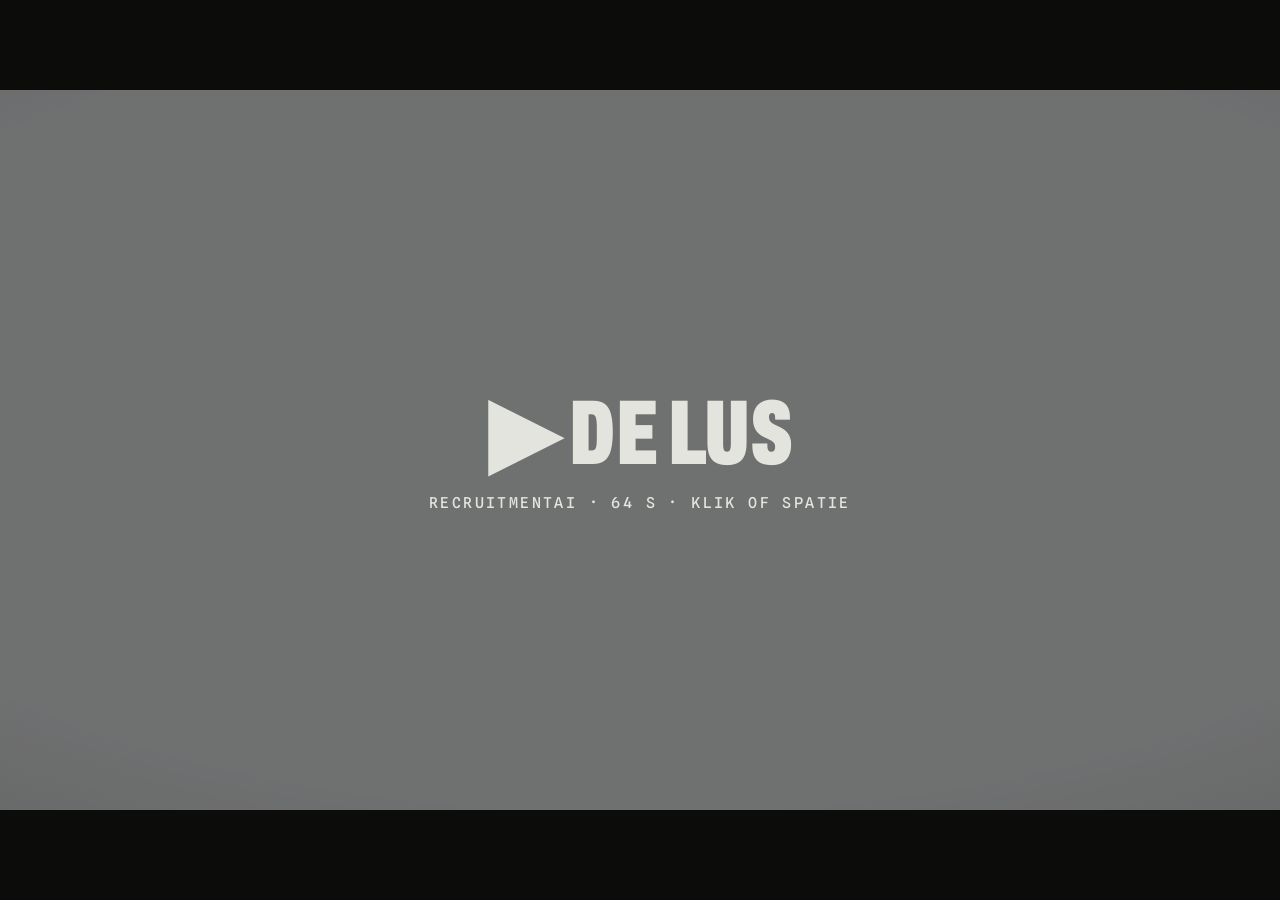
<file: recruitment-ai-promo/index.html>
<!doctype html>
<html lang="nl">
<head>
<meta charset="utf-8">
<meta name="viewport" content="width=device-width, initial-scale=1">
<title>RecruitmentAI — De lus</title>
<meta name="description" content="Promofilm van 64 seconden: originaliteit is geen stijl, het is een lus.">
<link rel="stylesheet" href="assets/fonts.css">
<style>
:root{
  --paper:#E3E4DE; --paper-2:#EEEFEA; --sheet:#F4F4F0; --ink:#14120F; --ink-2:#3B3833; --muted:#5D5A53;
  --line:rgba(20,18,15,.16); --grid:rgba(20,18,15,.05);
  --terra:#C2410C; --emerald:#047857; --crimson:#9F1239;
  --ai-bg:#07070B; --ai-purple:#7C3AED; --ai-cyan:#22D3EE;
  --cond:'Archivo',system-ui,sans-serif; --mono:'Spline Sans Mono',ui-monospace,monospace; --serif:'Fraunces',Georgia,serif;
}
*{box-sizing:border-box;margin:0;padding:0}
html,body{height:100%;background:#0d0d0c;overflow:hidden}
body{font-family:var(--cond);color:var(--ink);-webkit-font-smoothing:antialiased}

/* ---------- stage: 1920×1080, geschaald naar het venster ---------- */
#viewport{position:fixed;inset:0;overflow:hidden}
#stage{position:absolute;left:0;top:0;width:1920px;height:1080px;overflow:hidden;background:var(--paper);transform-origin:0 0}
.layer{position:absolute;inset:0}
.abs{position:absolute}
.mono{font-family:var(--mono);font-weight:500;letter-spacing:.14em;text-transform:uppercase}

/* papier + meetgrid */
#paper{background-color:var(--paper);
  background-image:linear-gradient(var(--grid) 1px,transparent 1px),linear-gradient(90deg,var(--grid) 1px,transparent 1px),
    linear-gradient(rgba(20,18,15,.035) 1px,transparent 1px),linear-gradient(90deg,rgba(20,18,15,.035) 1px,transparent 1px);
  background-size:40px 40px,40px 40px,200px 200px,200px 200px;background-position:-1px -1px}
.reg{position:absolute;width:26px;height:26px}
.reg::before,.reg::after{content:"";position:absolute;background:var(--ink);opacity:.5}
.reg::before{left:12px;top:0;width:1.5px;height:26px}.reg::after{top:12px;left:0;height:1.5px;width:26px}

/* ---------- echo (akte I) ---------- */
#echo{overflow:hidden}
.cam{position:absolute;left:50%;top:50%;transform-origin:0 0}
.msg{position:absolute;width:380px;height:150px;background:#fff;border-radius:16px;padding:18px 20px;box-shadow:0 1px 2px rgba(0,0,0,.06),0 8px 24px -12px rgba(0,0,0,.18);font-family:'Inter';display:flex;gap:14px}
.msg .av{width:40px;height:40px;border-radius:50%;background:#C9CDD3;flex:none}
.msg b{display:block;font-size:14px;color:#1d2226;margin-bottom:4px}
.msg p{font-size:13.5px;line-height:1.38;color:#3a3f44}
.aicard{position:absolute;width:520px;height:330px;border-radius:22px;background:#0F0F17;border:1px solid rgba(255,255,255,.08);overflow:hidden;font-family:'Inter';color:#fff;padding:34px 34px}
.aicard .glow{position:absolute;left:50%;top:-40%;width:140%;height:120%;transform:translateX(-50%);background:radial-gradient(closest-side,rgba(124,58,237,.75),rgba(34,211,238,.18) 60%,transparent 100%);filter:blur(30px)}
.aicard .spark{position:relative;width:34px;height:34px;margin-bottom:22px}
.aicard h4{position:relative;font-size:30px;line-height:1.12;font-weight:700;letter-spacing:-.02em;margin-bottom:10px}
.aicard p{position:relative;font-size:16px;color:rgba(255,255,255,.62)}
.aicard .inp{position:absolute;left:34px;right:34px;bottom:30px;height:56px;border-radius:14px;background:rgba(255,255,255,.07);border:1px solid rgba(255,255,255,.14);display:flex;align-items:center;padding:0 18px;font-size:17px;color:rgba(255,255,255,.55)}
.aicard .inp i{position:absolute;right:8px;top:8px;width:40px;height:40px;border-radius:10px;background:var(--ai-purple)}
.aicard .typed{color:#fff}
.caret{display:inline-block;width:2px;height:20px;background:#fff;margin-left:2px;vertical-align:-3px}
#orb{position:absolute;left:50%;top:50%;width:720px;height:720px;margin:-360px 0 0 -360px;border-radius:50%;
  background:radial-gradient(circle at 38% 32%,#F5F3FF 0%,#C4B5FD 12%,#7C3AED 42%,#4C1D95 68%,#1E1B4B 100%);
  box-shadow:0 0 160px 40px rgba(124,58,237,.55),0 0 360px 120px rgba(34,211,238,.18)}
.echo-cap{position:absolute;left:96px;bottom:96px;padding:22px 34px 26px;background:var(--ink);color:var(--paper);
  font-family:var(--cond);font-weight:820;font-stretch:72%;font-size:104px;line-height:.92;text-transform:uppercase;letter-spacing:.005em}
.echo-cap.light{background:var(--paper);color:var(--ink)}

/* ---------- wereld (akte II–IV) ---------- */
#world{perspective:2400px;perspective-origin:62% 42%}
.card{position:absolute;background:var(--sheet);border:2px solid var(--ink);border-radius:4px}
.card.hyp{border-style:dashed}
.tag{display:inline-block;font-family:var(--mono);font-weight:500;font-size:18px;letter-spacing:.12em;text-transform:uppercase;padding:7px 11px 6px;border:1.5px solid var(--ink);border-radius:999px;white-space:nowrap}
.tag.dash{border-style:dashed}
.prov{font-family:var(--mono);font-weight:500;font-size:17px;letter-spacing:.14em;text-transform:uppercase;color:var(--muted)}
.stamp{position:absolute;font-family:var(--mono);font-weight:700;letter-spacing:.16em;text-transform:uppercase;border:3.5px solid currentColor;outline:2px solid currentColor;outline-offset:5px;padding:12px 20px 10px;white-space:nowrap;background:rgba(244,244,240,.6)}
.chip{position:absolute;display:flex;align-items:baseline;gap:14px;padding:14px 20px 13px;background:var(--sheet);border:1.5px solid var(--ink);border-radius:999px;white-space:nowrap}
.chip b{font-family:var(--cond);font-weight:650;font-stretch:90%;font-size:42px;line-height:1}
.chip span{font-family:var(--mono);font-size:15px;letter-spacing:.14em;text-transform:uppercase;color:var(--muted)}
.chip.lock{border-width:2.5px}

/* post */
#post{left:960px;top:200px;width:860px;padding:34px 40px 30px}
#post .who{display:flex;align-items:center;gap:18px;margin-bottom:22px}
#post .av{width:62px;height:62px;border-radius:50%;border:2px solid var(--ink);display:grid;place-items:center;font-family:var(--mono);font-weight:600;font-size:20px;letter-spacing:.06em}
#post .who b{display:block;font-family:var(--cond);font-weight:720;font-stretch:90%;font-size:30px}
#post .who span{font-family:var(--mono);font-size:17px;letter-spacing:.12em;text-transform:uppercase;color:var(--muted)}
#post .txt{font-family:var(--cond);font-weight:430;font-size:46px;line-height:1.22;letter-spacing:-.005em;position:relative}
#post .kw{position:relative;white-space:nowrap}
#post .foot{margin-top:24px;padding-top:16px;border-top:1.5px solid var(--line)}

/* grote zinnen (linkerkolom) */
.say{position:absolute;left:96px;top:250px;width:760px;font-family:var(--cond);font-weight:780;font-stretch:78%;font-size:96px;line-height:.98;letter-spacing:-.005em;text-transform:none}
.say .ln{display:block;overflow:hidden;padding-bottom:.08em;margin-bottom:-.08em}
.say .w{display:inline-block;will-change:transform}
.say em{font-style:normal;color:var(--terra)}
.say .human{font-family:var(--serif);font-style:italic;font-weight:400;font-stretch:100%;letter-spacing:-.01em}

/* werkwoord (onderband) */
.verb{position:absolute;left:70px;bottom:-34px;white-space:nowrap;font-family:var(--cond);font-weight:860;font-stretch:62%;font-size:300px;line-height:1;text-transform:uppercase;letter-spacing:-.005em;color:var(--ink);transform-origin:0 100%}
.verb .l{display:inline-block}

/* HUD */
#hud{left:64px;top:52px;display:flex;align-items:center;gap:20px}
#hud svg{width:66px;height:66px;overflow:visible}
#hud .k{font-family:var(--mono);font-weight:500;font-size:18px;letter-spacing:.18em;text-transform:uppercase}
#hud .k b{font-weight:700}
#clock{right:64px;top:50px;text-align:right}
#clock .k{font-family:var(--mono);font-size:15px;letter-spacing:.18em;text-transform:uppercase;color:var(--muted)}
#clock .v{font-family:var(--mono);font-weight:600;font-size:30px;letter-spacing:.06em;margin-top:6px;font-variant-numeric:tabular-nums}
.verb.ghost{color:transparent;-webkit-text-stroke:2px var(--ink)}
.ruler{position:absolute;height:26px;border-left:2px solid var(--ink);border-right:2px solid var(--ink)}
.ruler::before{content:"";position:absolute;left:0;right:0;top:12px;height:2px;background:var(--ink)}
.ruler span{position:absolute;left:50%;top:-30px;transform:translateX(-50%);font-family:var(--mono);font-size:17px;letter-spacing:.12em;background:var(--paper);padding:0 8px;white-space:nowrap}

/* 3D-ontleding */
.plate{position:absolute;left:0;top:0;width:860px;padding:22px 34px;background:rgba(244,244,240,.94);border:2px solid var(--ink);border-radius:4px;display:flex;align-items:center;justify-content:space-between;gap:18px;backface-visibility:hidden}
.plate .lab{font-family:var(--mono);font-size:17px;letter-spacing:.14em;text-transform:uppercase;color:var(--muted)}
.plate .val{font-family:var(--cond);font-weight:700;font-stretch:88%;font-size:42px;line-height:1}

.hist>div{display:flex;align-items:center;gap:18px;padding:12px 0;border-top:1.5px solid var(--line)}
.hist b{font-family:var(--cond);font-weight:640;font-size:34px;flex:1}
.hist .prov{width:170px;flex:none}
/* graph */
.node{position:absolute;padding:18px 24px 16px;background:var(--sheet);border:2px solid var(--ink);border-radius:4px;white-space:nowrap}
.node b{display:block;font-family:var(--cond);font-weight:760;font-stretch:84%;font-size:40px;line-height:1.02}
.node span{display:block;margin-top:8px;font-family:var(--mono);font-size:16px;letter-spacing:.14em;text-transform:uppercase;color:var(--muted)}
.node.hyp{border-style:dashed}
.node.sales{border-color:var(--emerald)} .node.sales b{color:var(--emerald)}
.node.recr{border-color:var(--terra)} .node.recr b{color:var(--terra)}
#edges{position:absolute;left:0;top:0;width:1920px;height:1080px;overflow:visible}
.elab{position:absolute;font-family:var(--mono);font-size:16px;letter-spacing:.14em;text-transform:uppercase;background:var(--paper);padding:4px 8px;color:var(--ink-2)}

/* experiment */
.lane{position:absolute;top:322px;width:420px;height:470px;padding:22px 24px;background:var(--sheet);border:2px solid var(--ink);border-radius:4px;overflow:hidden}
.lane h5{font-family:var(--cond);font-weight:800;font-stretch:72%;font-size:44px;line-height:1;text-transform:uppercase}
.lane .sub{font-family:var(--mono);font-size:14px;letter-spacing:.12em;text-transform:uppercase;color:var(--muted);margin:8px 0 14px}
.rows{position:relative;height:200px;overflow:hidden}
.row{display:flex;align-items:center;gap:12px;height:30px;font-family:var(--mono);font-size:14px;letter-spacing:.08em;color:var(--ink-2)}
.row i{width:16px;height:16px;border:1.5px solid var(--ink);flex:none;display:grid;place-items:center;font-style:normal;font-size:12px;line-height:1}
.row u{flex:1;height:8px;background:rgba(20,18,15,.12);text-decoration:none}
.res{position:absolute;left:24px;right:24px;bottom:22px}
.res .nums{display:flex;gap:18px;font-family:var(--mono);font-size:15px;letter-spacing:.1em;text-transform:uppercase;margin-bottom:10px}
.res .nums b{font-family:var(--cond);font-weight:800;font-stretch:80%;font-size:36px;letter-spacing:0;margin-right:4px}
.bar{height:14px;border:1.5px solid var(--ink);position:relative}
.bar i{position:absolute;left:0;top:0;bottom:0;background:var(--ink);transform-origin:0 50%}
.prec{display:flex;justify-content:space-between;align-items:baseline;margin-top:8px}
.prec b{font-family:var(--cond);font-weight:850;font-stretch:66%;font-size:64px;line-height:1}

/* ochtendbriefing */
#brief{left:900px;top:150px;width:930px;padding:38px 44px 34px}
#brief .q{font-family:var(--mono);font-size:16px;letter-spacing:.16em;text-transform:uppercase;color:var(--muted)}
#brief h3{font-family:var(--cond);font-weight:860;font-stretch:64%;font-size:132px;line-height:.86;text-transform:uppercase;margin:16px 0 18px}
#brief ul{list-style:none;display:grid;grid-template-columns:1fr 1fr;gap:12px 30px;margin-bottom:26px}
#brief li{font-family:var(--cond);font-weight:520;font-size:27px;line-height:1.15;padding-left:24px;position:relative}
#brief li::before{content:"";position:absolute;left:0;top:11px;width:12px;height:3px;background:var(--ink)}
#brief .scores{display:flex;gap:44px;align-items:flex-end;padding-top:20px;border-top:1.5px solid var(--line)}
#brief .sc b{display:block;font-family:var(--cond);font-weight:860;font-stretch:66%;font-size:118px;line-height:.84}
#brief .sc span{display:block;font-family:var(--mono);font-size:14px;letter-spacing:.13em;text-transform:uppercase;color:var(--muted);margin-top:10px}
#brief .act{display:flex;align-items:center;justify-content:space-between;margin-top:26px}
#brief .act p{font-family:var(--cond);font-weight:600;font-size:28px}
.btn{font-family:var(--cond);font-weight:760;font-stretch:90%;font-size:28px;padding:14px 26px;background:var(--ink);color:var(--paper);border-radius:4px}
#cursor{position:absolute;width:44px;height:44px}

/* stapel rondes */
#stack{position:absolute;left:1340px;top:560px;transform-style:preserve-3d}
.sheet{position:absolute;left:-330px;top:-210px;width:660px;height:420px;overflow:hidden;background:var(--sheet);border:2px solid var(--ink);border-radius:3px;padding:24px 28px;backface-visibility:hidden}
.sheet .mono{font-size:15px;color:var(--muted)}
.sheet b{display:block;font-family:var(--cond);font-weight:860;font-stretch:62%;font-size:110px;line-height:.9;text-transform:uppercase;margin-top:14px}

/* afsluiter */
.big{position:absolute;left:0;right:0;text-align:center;font-family:var(--cond);font-weight:860;font-stretch:62%;font-size:210px;line-height:.9;text-transform:uppercase}
#logo{left:50%;top:50%;transform:translate(-50%,-50%);display:flex;flex-direction:column;align-items:center}
#logo .wm{display:flex;align-items:center;gap:30px}
#logo svg{width:190px;height:190px;overflow:visible}
#logo .name{font-family:var(--serif);font-weight:560;font-size:196px;letter-spacing:-.025em;line-height:1}
#logo .desc{margin-top:40px;font-family:var(--mono);font-size:22px;letter-spacing:.2em;text-transform:uppercase;color:var(--muted)}
#logo .tl{margin-top:34px;font-family:var(--serif);font-style:italic;font-size:76px;letter-spacing:-.01em}
#logo .inv{margin-top:40px;font-size:21px;padding:9px 16px 8px}

/* textuur */
#vignette{background:radial-gradient(120% 95% at 50% 45%,transparent 58%,rgba(20,18,15,.20) 100%);pointer-events:none}

/* ---------- speler (niet zichtbaar in render) ---------- */
#ui{position:fixed;left:0;right:0;bottom:0;padding:18px 22px;display:flex;align-items:center;gap:16px;color:#e9e8e2;font:500 13px/1 'Spline Sans Mono',monospace;letter-spacing:.08em;background:linear-gradient(transparent,rgba(0,0,0,.65));opacity:0;transition:opacity .35s}
body.ui #ui{opacity:1}
#ui button{all:unset;cursor:pointer;width:42px;height:42px;display:grid;place-items:center;border:1px solid rgba(255,255,255,.35);border-radius:50%}
#ui button:focus-visible{outline:2px solid #fff;outline-offset:3px}
#bar{flex:1;height:22px;position:relative;cursor:pointer}
#bar::before{content:"";position:absolute;left:0;right:0;top:10px;height:2px;background:rgba(255,255,255,.25)}
#bar i{position:absolute;left:0;top:10px;height:2px;background:#fff}
#start{position:fixed;inset:0;display:grid;place-items:center;background:rgba(13,13,12,.55);cursor:pointer;color:#E3E4DE;font:500 15px/1.4 'Spline Sans Mono',monospace;letter-spacing:.16em;text-transform:uppercase;text-align:center}
#start b{display:block;font:860 92px/1 'Archivo';font-stretch:62%;letter-spacing:0;margin-bottom:14px}
body.render #ui,body.render #start{display:none}
@media (prefers-reduced-motion:reduce){#ui{transition:none}}
</style>
</head>
<body>
<div id="viewport"><div id="stage">
  <div id="paper" class="layer">
    <i class="reg" style="left:40px;top:40px"></i><i class="reg" style="right:40px;top:40px"></i>
    <i class="reg" style="left:40px;bottom:40px"></i><i class="reg" style="right:40px;bottom:40px"></i>
  </div>
  <div id="world" class="layer"></div>
  <div id="echo" class="layer"></div>
  <div id="vignette" class="layer"></div>
</div></div>

<div id="start" role="button" tabindex="0" aria-label="Film afspelen"><div><b>▶ De lus</b>RecruitmentAI · 64 s · klik of spatie</div></div>
<div id="ui" aria-label="Bediening">
  <button id="pp" aria-label="Afspelen of pauzeren">▶</button>
  <div id="bar" role="slider" aria-label="Tijdlijn" aria-valuemin="0" aria-valuemax="64" tabindex="0"><i></i></div>
  <span id="tc">00.0 / 64.0</span>
</div>
<audio id="audio" src="assets/soundtrack.mp3" preload="auto"></audio>

<script src="assets/gsap.min.js"></script>
<script src="timeline.js"></script>
<script src="promo.js"></script>
</body>
</html>
</file>
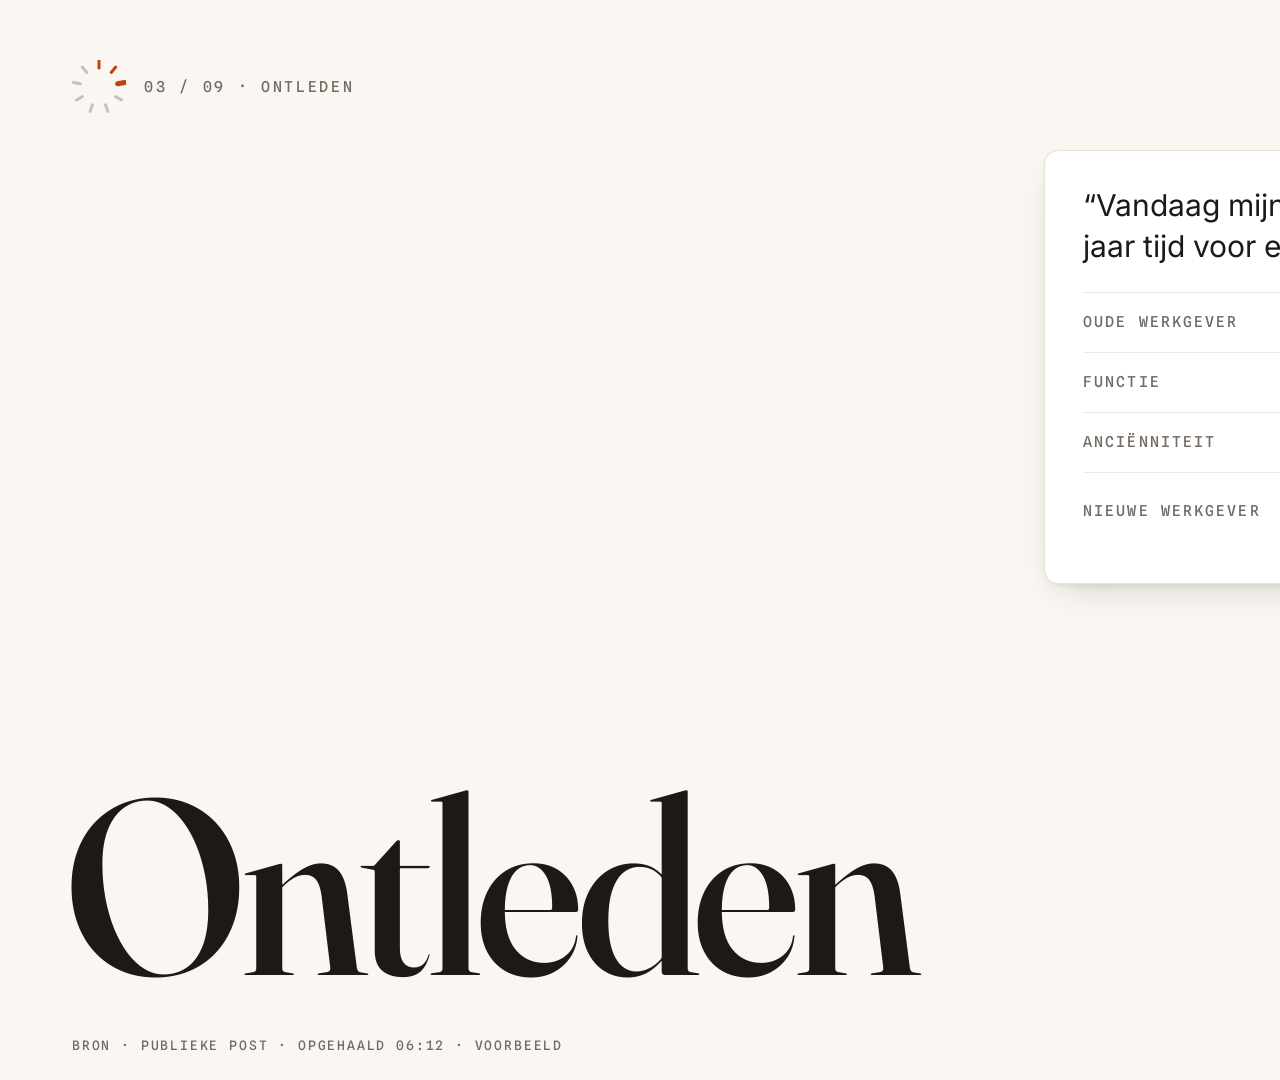
<file: recruitment-ai-promo/tools/style-lab.html>
<!doctype html>
<html lang="nl">
<head>
<meta charset="utf-8">
<title>Stijl-lab</title>
<link rel="stylesheet" href="../assets/fonts.css">
<style>
*{box-sizing:border-box;margin:0;padding:0}
body{background:#777;width:1920px;height:1080px;overflow:hidden}
.frame{position:relative;width:1920px;height:1080px;overflow:hidden}
.hud{position:absolute;left:72px;top:60px;display:flex;align-items:center;gap:18px}
.ring{width:54px;height:54px}
.hud .k{font:500 15px/1 'Spline Sans Mono';letter-spacing:.18em;text-transform:uppercase}
.verb{position:absolute;left:64px;bottom:70px;white-space:nowrap}
.card{position:absolute;right:96px;top:150px;width:780px;padding:34px 38px}
.post{font-size:30px;line-height:1.35;margin-bottom:26px}
.field{display:flex;justify-content:space-between;align-items:center;padding:15px 0;font-size:24px}
.field .lab{font:500 15px/1 'Spline Sans Mono';letter-spacing:.14em;text-transform:uppercase}
.tag{font:500 14px/1 'Spline Sans Mono';letter-spacing:.12em;text-transform:uppercase;padding:7px 10px;border-radius:999px}
.stamp{font:700 22px/1 'Spline Sans Mono';letter-spacing:.16em;padding:10px 16px;transform:rotate(-4deg);display:inline-block}
.prov{position:absolute;left:72px;bottom:28px;font:500 13px/1 'Spline Sans Mono';letter-spacing:.14em;text-transform:uppercase}
.brief{position:absolute;left:50%;top:50%;transform:translate(-50%,-50%);width:1280px;padding:52px 60px}
.brief h2{margin-bottom:30px}
.why{display:grid;grid-template-columns:1fr 1fr;gap:14px 40px;margin:26px 0 34px;font-size:26px}
.score{display:flex;gap:56px;align-items:flex-end}
.score .n{font-size:120px;line-height:.9}
.score .l{font:500 14px/1.2 'Spline Sans Mono';letter-spacing:.14em;text-transform:uppercase;margin-top:10px}

/* ---------- A: product-trouw ---------- */
.A{background:#FAF7F2;color:#1C1917;font-family:Inter}
.A .hud .k{color:#736A63}
.A .verb{font:500 250px/1 'Fraunces';letter-spacing:-.03em;color:#1C1917}
.A .card,.A .brief{background:#fff;border:1px solid #E7E1D8;border-radius:14px;box-shadow:0 2px 4px rgba(28,25,23,.05),0 14px 34px -18px rgba(28,25,23,.28)}
.A .post{font-family:Inter}
.A .field{border-top:1px solid #EFEAE2}
.A .field .lab{color:#736A63}
.A .ok{background:#E4EDE6;color:#14532D}
.A .maybe{background:#F8EDD9;color:#9A4A06}
.A .stamp{color:#9A3412;border:2px dashed #C2410C;background:#FBEAE0;border-radius:8px}
.A .prov{color:#736A63}
.A .brief h2{font:500 46px/1.1 'Fraunces';letter-spacing:-.02em}
.A .score .n{font-family:Fraunces;font-weight:500;color:#C2410C}
.A .score .l{color:#736A63}

/* ---------- B: bewijsdossier ---------- */
.B{background:#E8E6DF;color:#14120F;font-family:Archivo;font-stretch:100%}
.B::before{content:"";position:absolute;inset:0;background-image:linear-gradient(rgba(20,18,15,.055) 1px,transparent 1px),linear-gradient(90deg,rgba(20,18,15,.055) 1px,transparent 1px);background-size:40px 40px}
.B .hud .k{color:#14120F}
.B .verb{font-family:Archivo;font-weight:850;font-stretch:62%;font-size:330px;line-height:.8;letter-spacing:-.01em;text-transform:uppercase;color:#14120F}
.B .card,.B .brief{background:#F6F5F1;border:1.5px solid #14120F;border-radius:3px;box-shadow:10px 10px 0 rgba(20,18,15,.10)}
.B .post{font-weight:430}
.B .field{border-top:1px solid rgba(20,18,15,.18)}
.B .field .lab{color:#55524B}
.B .ok{border:1.5px solid #14120F;color:#14120F}
.B .maybe{border:1.5px dashed #14120F;color:#14120F}
.B .stamp{color:#14120F;border:2.5px solid #14120F;outline:1.5px solid #14120F;outline-offset:4px}
.B .prov{color:#55524B}
.B .brief h2{font-family:Archivo;font-weight:820;font-stretch:72%;font-size:64px;line-height:.95;text-transform:uppercase}
.B .score .n{font-weight:820;font-stretch:62%}
.B .sales{color:#047857}.B .recr{color:#C2410C}
.B .score .l{color:#55524B}
.B .human{font:italic 400 34px/1 'Fraunces';color:#14120F}

/* ---------- C: donkere console ---------- */
.C{background:#0B0D10;color:#E6E8EB;font-family:'Spline Sans Mono'}
.C::before{content:"";position:absolute;inset:0;background:radial-gradient(60% 50% at 70% 30%,rgba(74,222,128,.10),transparent 70%)}
.C .hud .k{color:#8B95A1}
.C .verb{font:600 200px/1 'Spline Sans Mono';letter-spacing:-.04em;color:#E6E8EB;text-transform:uppercase}
.C .card,.C .brief{background:rgba(255,255,255,.04);border:1px solid rgba(255,255,255,.12);border-radius:10px;box-shadow:0 0 60px rgba(74,222,128,.08)}
.C .field{border-top:1px solid rgba(255,255,255,.08)}
.C .field .lab{color:#8B95A1}
.C .ok{background:rgba(74,222,128,.12);color:#4ADE80}
.C .maybe{background:rgba(250,204,21,.12);color:#FACC15}
.C .stamp{color:#F87171;border:2px solid #F87171}
.C .prov{color:#8B95A1}
.C .brief h2{font:600 44px/1.1 'Spline Sans Mono'}
.C .score .n{color:#4ADE80;text-shadow:0 0 40px rgba(74,222,128,.5)}
.C .score .l{color:#8B95A1}
</style>
</head>
<body>
<div id="root"></div>
<script>
const q=new URLSearchParams(location.search);const S=q.get("style")||"A";const F=q.get("frame")||"1";
const ring=c=>`<svg class="ring" viewBox="0 0 54 54">${Array.from({length:9},(_,i)=>{const a=(i/9)*Math.PI*2-Math.PI/2;const x1=27+Math.cos(a)*19,y1=27+Math.sin(a)*19,x2=27+Math.cos(a)*26,y2=27+Math.sin(a)*26;return `<line x1="${x1}" y1="${y1}" x2="${x2}" y2="${y2}" stroke="${i<3?c:'rgba(128,128,128,.45)'}" stroke-width="${i==2?5:3}" stroke-linecap="round"/>`}).join("")}</svg>`;
const ink={A:"#C2410C",B:"#14120F",C:"#4ADE80"}[S];
let html="";
if(F==="1"){
 html=`<div class="frame ${S}">
  <div class="hud">${ring(ink)}<span class="k">03 / 09 · ontleden</span></div>
  <div class="card">
   <div class="post">“Vandaag mijn laatste werkdag bij Bedrijf A. Na 7 jaar tijd voor een nieuw hoofdstuk.”</div>
   <div class="field"><span class="lab">oude werkgever</span><span>Bedrijf A <span class="tag ok">bevestigd</span></span></div>
   <div class="field"><span class="lab">functie</span><span>Supply Chain Manager <span class="tag ok">bevestigd</span></span></div>
   <div class="field"><span class="lab">anciënniteit</span><span>7 jaar <span class="tag maybe">waarschijnlijk</span></span></div>
   <div class="field"><span class="lab">nieuwe werkgever</span><span class="stamp">UNKNOWN</span></div>
  </div>
  <div class="verb">${S==="A"?"Ontleden":"ONTLEDEN"}</div>
  <div class="prov">bron · publieke post · opgehaald 06:12 · voorbeeld</div>
 </div>`;
}else{
 html=`<div class="frame ${S}">
  <div class="hud">${ring(ink)}<span class="k">08 / 09 · ontdekken</span></div>
  <div class="brief">
   <div class="hud" style="position:static;margin-bottom:18px"><span class="k">ochtendbriefing · voorbeeld</span></div>
   <h2>Bedrijf A</h2>
   <div class="why"><div>· Supply Chain Manager vertrokken</div><div>· 4 nieuwe vacatures</div><div>· nieuwe Operations Manager</div><div>· 3 passende kandidaten al in je database</div></div>
   <div class="score">
    <div><div class="n sales">94</div><div class="l">sales-opportunity /100</div></div>
    <div><div class="n recr">89</div><div class="l">recruitment-opportunity /100</div></div>
    <div><div class="n">91%</div><div class="l">zekerheid beslisser</div></div>
    <div style="margin-left:auto"><span class="human">jij beslist.</span></div>
   </div>
  </div>
 </div>`;
}
document.getElementById("root").innerHTML=html;
document.fonts.ready.then(()=>document.body.dataset.ready=1);
</script>
</body>
</html>
</file>
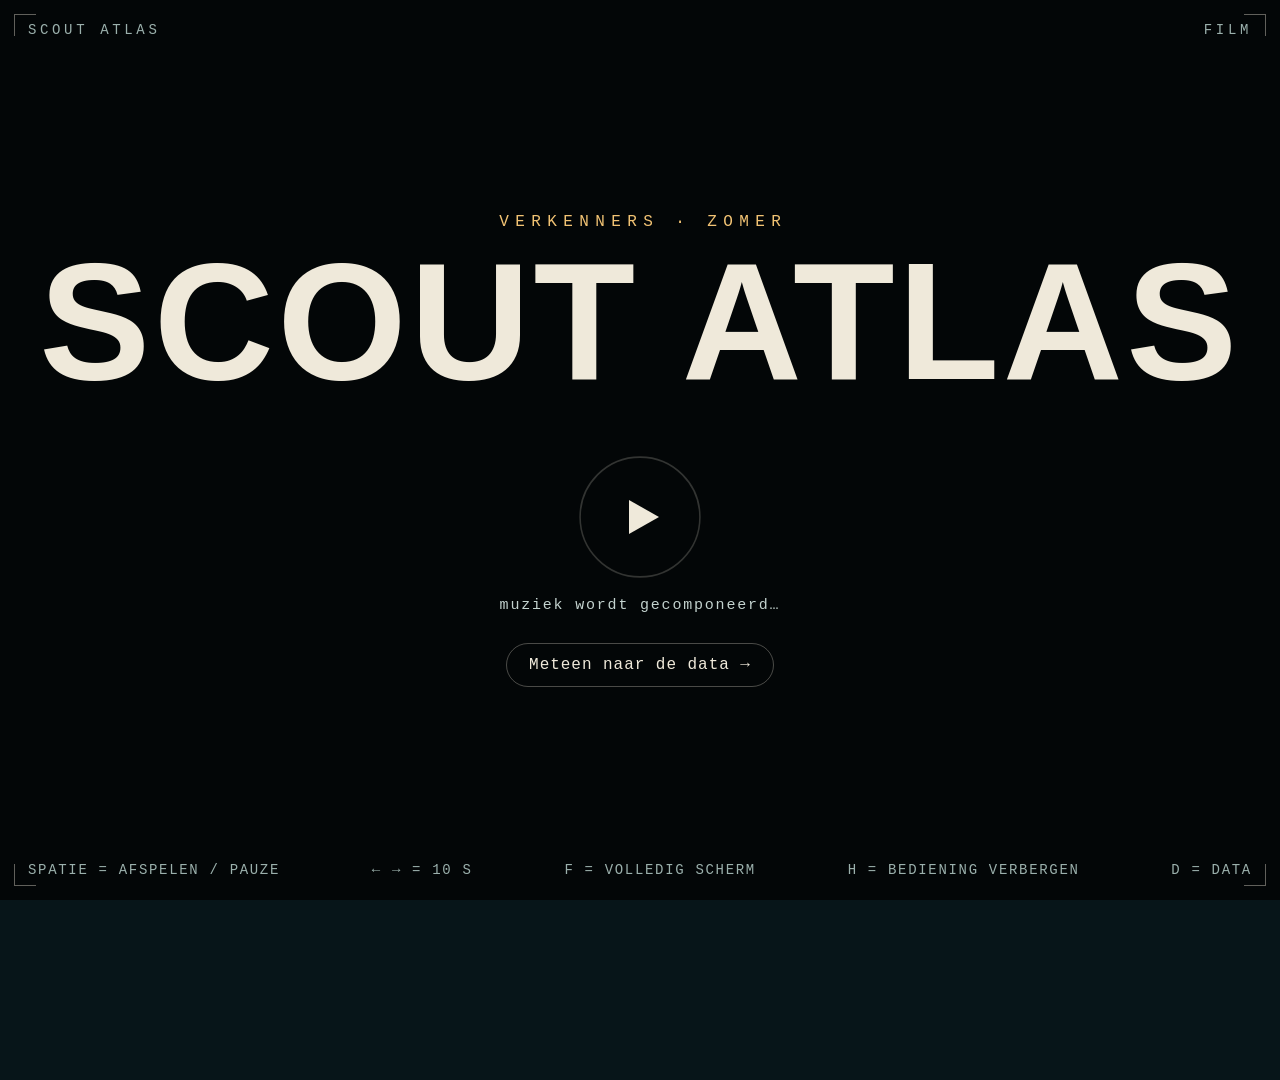
<file: scout-atlas-2027/bron/film.html>
<!doctype html>
<html lang="nl">
<head>
<meta charset="utf-8">
<meta name="viewport" content="width=device-width, initial-scale=1">
<title>Scout Atlas 2027</title>
<style>
/*__FONTS__*/
:root{
  --disp:'Big Shoulders Display',Impact,'Arial Narrow',sans-serif;
  --serif:'Fraunces',Georgia,serif;
  --mono:'IBM Plex Mono',ui-monospace,Menlo,Consolas,monospace;
  --night:#04090b; --ink:#04090b; --paper:#efe9da; --muted:#9bb0ac; --soft:#c3d2ce;
  --gold:#f2c374; --mint:#7cf0c4; --coral:#ff8b66; --line:rgba(239,233,218,.16);
}
*{box-sizing:border-box}
[hidden]{display:none!important}
html,body{margin:0;height:100%;background:#000;overflow:hidden;color:var(--paper)}
body.idle,body.idle *{cursor:none!important}
#stage{position:absolute;left:0;top:0;width:1920px;height:1080px;transform-origin:0 0;overflow:hidden;
  background:#071519;color:#ede6d1;font-family:var(--mono);-webkit-font-smoothing:antialiased}
.L{position:absolute;left:0;top:0;width:1920px;height:1080px;pointer-events:none}
.a{position:absolute;white-space:nowrap}
.kick{font-family:var(--mono);font-weight:600;font-size:26px;letter-spacing:.28em;text-transform:uppercase}
.serif{font-family:var(--serif);font-style:italic;font-weight:400}
.roman{font-family:var(--serif);font-style:normal;font-weight:500}
.disp{font-family:var(--disp);font-weight:800;text-transform:uppercase;letter-spacing:.01em;line-height:.9}
.mono{font-family:var(--mono)}
.w{display:inline-block;overflow:hidden;vertical-align:bottom;padding:0 .05em .14em;margin:0 -.05em}
.w>span{display:inline-block}
.w>span.hl{color:var(--hlc)}
svg text{font-family:var(--mono)}
#gl{position:absolute;left:0;top:0;width:1920px;height:1080px}
.lab3{position:absolute;left:0;top:0;pointer-events:none}
.lab3 .dot{position:absolute;width:16px;height:16px;margin:-8px 0 0 -8px;border-radius:50%;background:#12876a;border:3px solid #f8f3e6;box-shadow:0 2px 6px rgba(16,38,44,.35)}
.lab3 .pill{position:absolute;padding:4px 12px 5px;border-radius:6px;font:600 25px var(--mono);white-space:nowrap;background:rgba(248,243,230,.95);color:#10262c;box-shadow:0 2px 8px rgba(16,38,44,.2)}
#grain{position:absolute;left:0;top:0;width:1920px;height:1080px;pointer-events:none;opacity:.045;mix-blend-mode:screen;image-rendering:pixelated}

/* ── speler: hoort niet bij het filmbeeld ── */
#ui{position:fixed;inset:0;pointer-events:none;font-family:var(--mono);color:var(--paper)}
#start{position:absolute;inset:0;pointer-events:auto;overflow:hidden;background:#030607;transition:opacity .8s ease, visibility .8s}
#start.gone{opacity:0;visibility:hidden;pointer-events:none}
#startFx{position:absolute;inset:0;width:100%;height:100%}
#start .wrap{position:absolute;inset:0;display:flex;flex-direction:column;align-items:center;justify-content:center;text-align:center;padding:24px}
#start .top{position:absolute;left:28px;right:28px;top:22px;display:flex;justify-content:space-between;font-size:14px;letter-spacing:.26em;color:var(--muted);text-transform:uppercase}
#start .bot{position:absolute;left:28px;right:28px;bottom:22px;display:flex;justify-content:space-between;gap:16px;font-size:14px;letter-spacing:.12em;color:var(--muted);text-transform:uppercase;flex-wrap:wrap}
#start .corner{position:absolute;width:22px;height:22px;border-color:rgba(239,233,218,.4);border-style:solid;border-width:0}
#start .c1{left:14px;top:14px;border-left-width:1px;border-top-width:1px}#start .c2{right:14px;top:14px;border-right-width:1px;border-top-width:1px}
#start .c3{left:14px;bottom:14px;border-left-width:1px;border-bottom-width:1px}#start .c4{right:14px;bottom:14px;border-right-width:1px;border-bottom-width:1px}
#start .k{font-size:16px;letter-spacing:.4em;color:var(--gold);text-transform:uppercase;margin-bottom:22px;padding-left:.4em}
#start h1{margin:0;font-family:var(--disp);font-weight:800;font-size:clamp(64px,13vw,190px);line-height:.82;letter-spacing:.02em;text-transform:uppercase}
#start h1 span{font-weight:200;color:var(--gold)}
#start .sub{font-family:var(--serif);font-style:italic;font-size:clamp(22px,2.6vw,36px);color:var(--soft);margin-top:22px}
#play{all:unset;cursor:pointer;margin-top:44px;position:relative;width:124px;height:124px;border-radius:50%;display:grid;place-items:center}
#play svg.ring{position:absolute;inset:0;transform:rotate(-90deg)}
#play .tri{margin-left:8px;transition:transform .3s}
#play:hover .tri{transform:scale(1.12)}
#play:focus-visible{outline:2px solid var(--mint);outline-offset:6px}
#play::after{content:"";position:absolute;inset:-10px;border-radius:50%;border:1px solid rgba(124,240,196,.35);animation:pulse 2.6s ease-out infinite;opacity:0}
#play.ready::after{opacity:1}
@keyframes pulse{0%{transform:scale(.86);opacity:.8}100%{transform:scale(1.35);opacity:0}}
#sndState{margin-top:18px;font-size:15px;letter-spacing:.12em;color:var(--soft);min-height:20px}
#start .alt{margin-top:26px;display:flex;gap:12px;flex-wrap:wrap;justify-content:center}
.pill{all:unset;cursor:pointer;font:500 16px var(--mono);letter-spacing:.06em;padding:12px 22px;border-radius:999px;border:1px solid rgba(239,233,218,.3);color:var(--paper);transition:background .2s,border-color .2s}
.pill:hover{background:rgba(124,240,196,.1);border-color:rgba(124,240,196,.6)}
.pill:focus-visible{outline:2px solid var(--mint);outline-offset:3px}

#ctrl{position:absolute;left:0;right:0;bottom:0;pointer-events:none;transition:opacity .45s ease}
#ctrl.hide{opacity:0}
#ctrl .shade{position:absolute;left:0;right:0;bottom:0;height:170px;background:linear-gradient(0deg,rgba(0,0,0,.78),rgba(0,0,0,0))}
#tl{position:absolute;left:28px;right:28px;bottom:24px;height:28px;pointer-events:auto;cursor:pointer;touch-action:none}
#tl .seg{position:absolute;top:12px;height:3px;background:rgba(239,233,218,.28);border-radius:1px;transition:height .15s, top .15s}
#tl:hover .seg{top:11px;height:5px}
#tl .seg i{position:absolute;left:0;top:0;bottom:0;background:var(--paper);border-radius:1px}
#tl .seg.cur i{background:var(--mint)}
#tl .head{position:absolute;top:14px;width:14px;height:14px;margin:-7px 0 0 -7px;border-radius:50%;background:var(--mint);box-shadow:0 0 0 4px rgba(124,240,196,.2),0 0 18px rgba(124,240,196,.8)}
#tl .tip{position:absolute;bottom:28px;transform:translateX(-50%);padding:7px 12px;border-radius:6px;background:rgba(6,14,16,.94);border:1px solid rgba(239,233,218,.2);font-size:15px;letter-spacing:.05em;white-space:nowrap;opacity:0;transition:opacity .15s;pointer-events:none}
#tl:hover .tip{opacity:1}
#tl .tip b{color:var(--mint);font-weight:500}
#row{position:absolute;left:28px;right:28px;bottom:60px;display:flex;align-items:center;gap:6px;pointer-events:auto}
#row button{all:unset;cursor:pointer;height:42px;min-width:42px;padding:0 10px;display:inline-flex;align-items:center;justify-content:center;gap:8px;border-radius:8px;color:var(--paper);font:500 15px var(--mono);letter-spacing:.06em}
#row button:hover{background:rgba(239,233,218,.12)}
#row button:focus-visible{outline:2px solid var(--mint)}
#row .time{font-size:15px;color:var(--paper);letter-spacing:.05em;font-variant-numeric:tabular-nums;margin:0 10px}
#row .chap{flex:1;text-align:center;font-size:14px;letter-spacing:.28em;text-transform:uppercase;color:var(--muted);overflow:hidden;text-overflow:ellipsis;white-space:nowrap}
#row .chap b{color:var(--paper);font-weight:500}
#row .data{border:1px solid rgba(124,240,196,.5);color:var(--mint)}
@media (max-width:720px){#row .chap{display:none}#row .lbl{display:none}}

/*__VERKENNER_CSS__*/
</style>
<!--__THREE__-->
</head>
<body>
<div id="stage"></div>

<div id="ui">
  <div id="start" role="dialog" aria-label="Scout Atlas 2027">
    <canvas id="startFx"></canvas>
    <div class="corner c1"></div><div class="corner c2"></div><div class="corner c3"></div><div class="corner c4"></div>
    <div class="top"><span id="stTop">Scout Atlas</span><span id="stDur">Film</span></div>
    <div class="wrap">
      <div class="k" id="stKick">Verkenners · zomer</div>
      <h1>Scout Atlas <span id="stYear"></span></h1>
      <div class="sub" id="stSub"></div>
      <button id="play" aria-label="Film afspelen">
        <svg class="ring" width="124" height="124" viewBox="0 0 118 118"><circle cx="59" cy="59" r="57" fill="none" stroke="rgba(239,233,218,.2)" stroke-width="1.5"/><circle id="ringP" cx="59" cy="59" r="57" fill="none" stroke="#7cf0c4" stroke-width="2" stroke-linecap="round" stroke-dasharray="358.1" stroke-dashoffset="358.1"/></svg>
        <svg class="tri" width="34" height="38" viewBox="0 0 34 38"><path d="M2 2 L32 19 L2 36 Z" fill="#efe9da"/></svg>
      </button>
      <div id="sndState">muziek wordt gecomponeerd…</div>
      <div class="alt">
        <button class="pill" id="stData">Meteen naar de data →</button>
      </div>
    </div>
    <div class="bot"><span>spatie = afspelen / pauze</span><span>← → = 10 s</span><span>F = volledig scherm</span><span>H = bediening verbergen</span><span>D = data</span></div>
  </div>

  <div id="ctrl" class="hide">
    <div class="shade"></div>
    <div id="row">
      <button id="bPlay" aria-label="Afspelen of pauzeren"></button>
      <button id="bBack" aria-label="10 seconden terug" title="10 s terug (←)"><svg width="22" height="22" viewBox="0 0 20 20" fill="none" stroke="currentColor" stroke-width="1.6"><path d="M4 10a6 6 0 1 0 2-4.5"/><path d="M3 3v4h4"/></svg></button>
      <button id="bFwd" aria-label="10 seconden vooruit" title="10 s vooruit (→)"><svg width="22" height="22" viewBox="0 0 20 20" fill="none" stroke="currentColor" stroke-width="1.6"><path d="M16 10a6 6 0 1 1-2-4.5"/><path d="M17 3v4h-4"/></svg></button>
      <span class="time" id="time">0:00 / 0:00</span>
      <span class="chap" id="chap"></span>
      <button id="bMute" aria-label="Geluid aan of uit" title="Geluid (M)"></button>
      <button id="bData" class="data" title="Data verkennen (D)"><span class="lbl">data</span> →</button>
      <button id="bFull" aria-label="Volledig scherm" title="Volledig scherm (F)"><svg width="20" height="20" viewBox="0 0 18 18" fill="none" stroke="currentColor" stroke-width="1.6"><path d="M1 6V1h5M12 1h5v5M17 12v5h-5M6 17H1v-5"/></svg></button>
    </div>
    <div id="tl" role="slider" aria-label="Tijdlijn" tabindex="0"><div class="tip"></div><div class="head"></div></div>
  </div>
</div>

<!--__VERKENNER_HTML__-->

<script>
"use strict";
const DATA = /*__DATA__*/null;
const MAP = /*__MAP__*/null;
const KAMP = /*__KAMP__*/null;
/*__JS__*/
</script>
</body>
</html>
</file>
